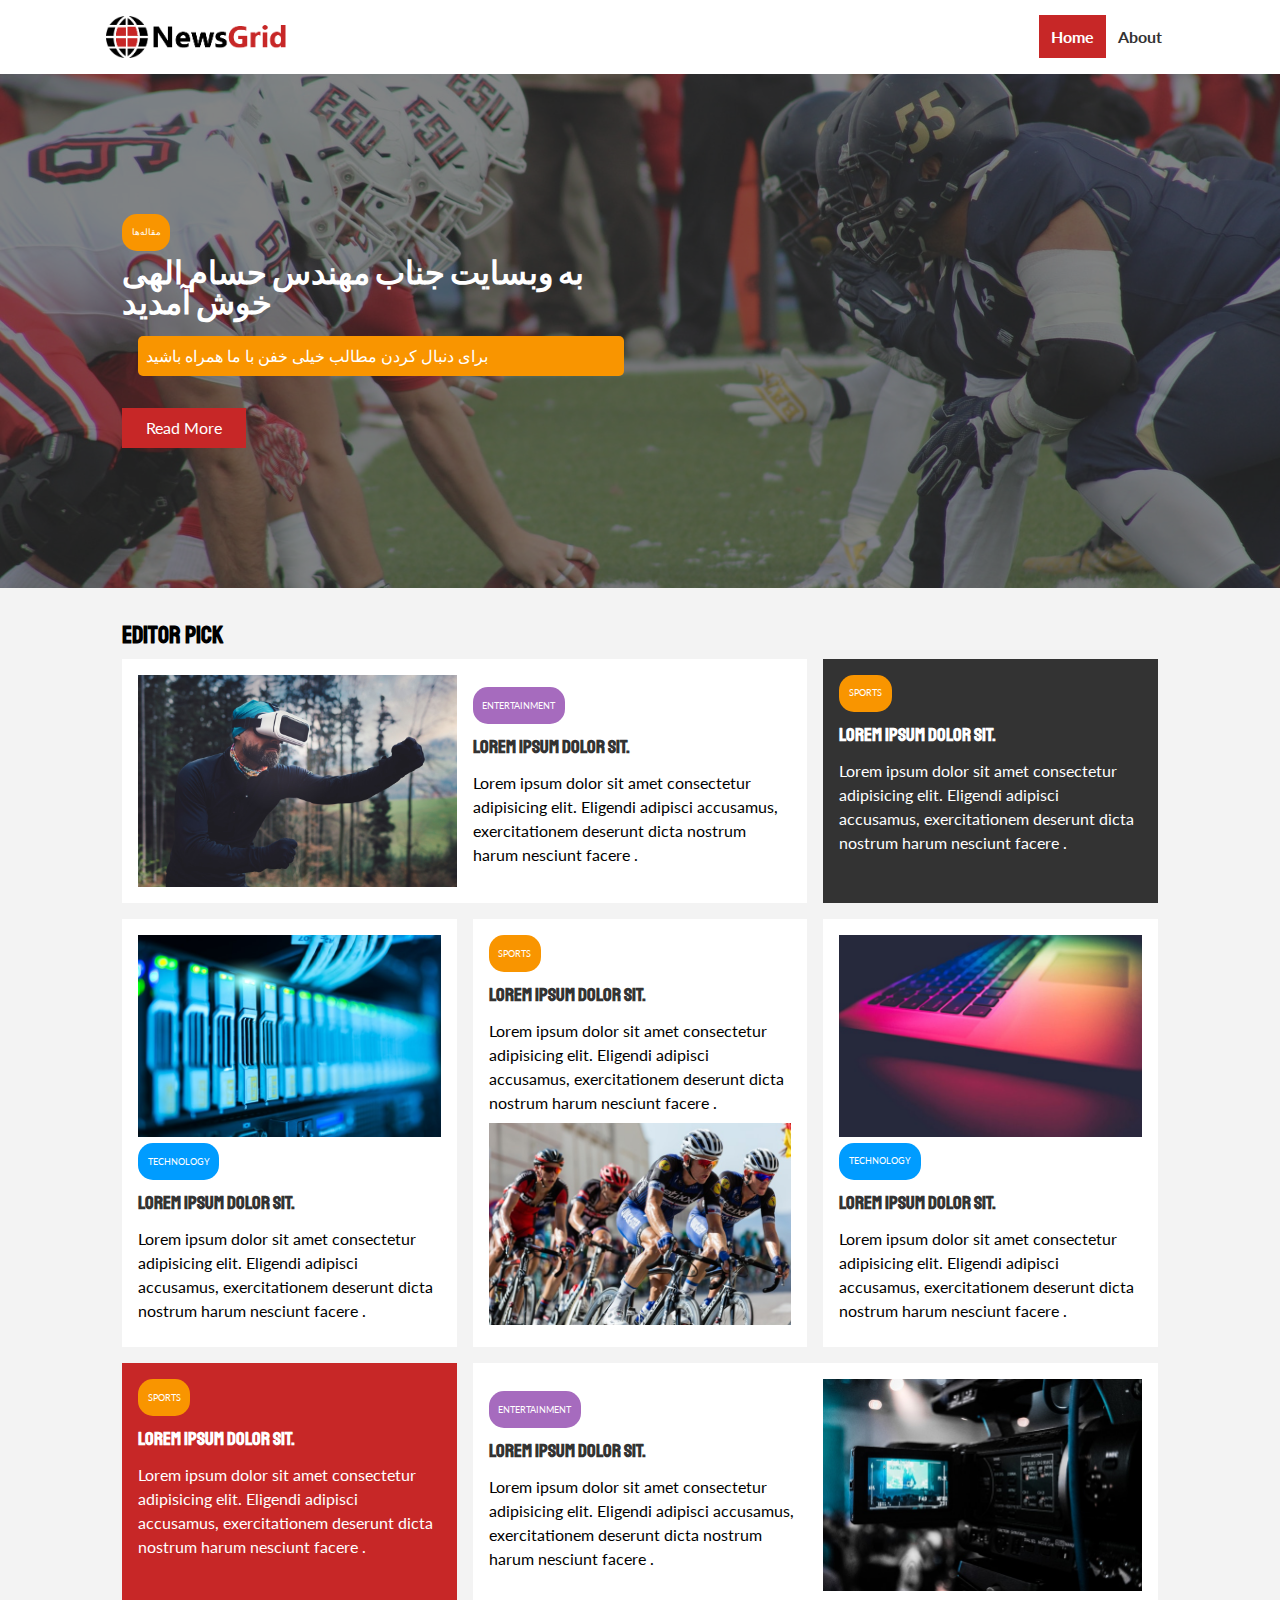
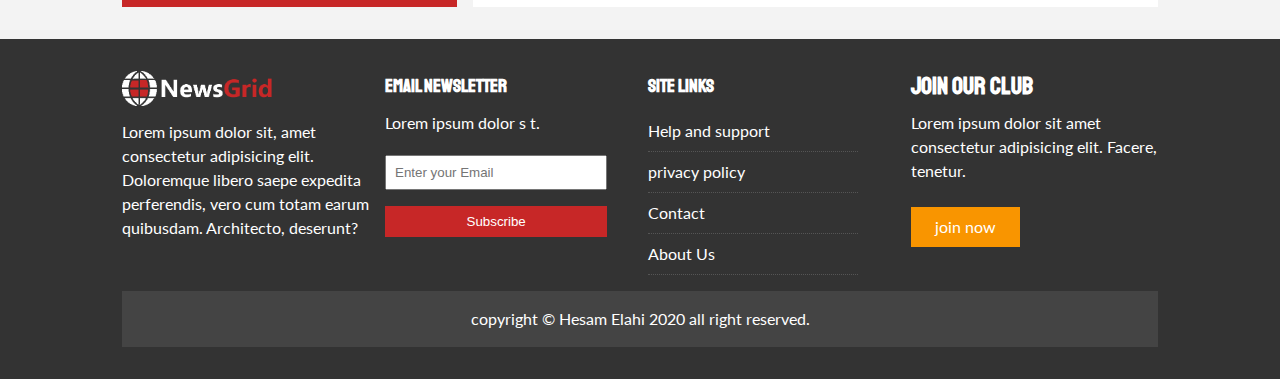
<file: index.html>
<!DOCTYPE html>
<html lang="en">
<head>
    <meta charset="UTF-8">
    <meta name="viewport" content="width=device-width, initial-scale=1.0">
    <link rel="stylesheet" href="https://use.fontawesome.com/releases/v5.6.1/css/all.css" integrity="sha384-gfdkjb5BdAXd+lj+gudLWI+BXq4IuLW5IT+brZEZsLFm++aCMlF1V92rMkPaX4PP" crossorigin="anonymous">
    <link href="https://fonts.googleapis.com/css?family=Lato|Staatliches" rel="stylesheet">
    <link rel="stylesheet" href="css/style.css">
    <link rel="stylesheet" media="screen and (max-width: 768px)" href="css/mobile.css">
    <link rel="shortcut icon" type="image/x-icon" href="favicon.ico">

    <title>NewsGrid | Latest News</title>
</head> 
<body>
    <nav id="main-nav">
        <div class="container">
            <img src="img/logo.png" alt="NewsGrid" class="logo">
            <div class="social">
                <a href="https://facebook.com" target="_blank"><i class="fab fa-facebook fa-2x"></i></a>
                <a href="https://twitter.com" target="_blank"><i class="fab fa-twitter fa-2x"></i></a>
                <a href="https://instagramcom" target="_blank"><i class="fab fa-instagram fa-2x"></i></a>
                <a href="https://Youtube.com" target="_blank"><i class="fab fa-youtube fa-2x"></i></a>
            </div>
            <ul>
             <li><a class="current" href="index.html">Home</a></li>
             <li><a href="about.html">About</a></li>
            </ul>
        </div>
    </nav>


    <!-- Showcase -->
    <header id="showcase">
      <div class="container">
        <div class="showcase-container">
          <div class="showcase-content">
            <div class="category category-sports">مقاله‌ها</div>
             <h1>به وبسایت جناب مهندس حسام الهی خوش آمدید</h1>
             <p>برای دنبال کردن مطالب خیلی خفن با ما همراه باشید</p>
             <a href="article.html" class="btn btn-primary"><div class="readmore">Read More</div></a>
             </div>
            </div>
        </div>
    </header>



    <!-- Home articles -->

    <section id="home-articles" class="py-2">
        <div class="container">
            <h2>Editor Pick</h2>
            <div class="articles-container">
                <article class="card">
                    <img src="./img/articles/ent1.jpg" alt="">

                    <div>

                        <div class="category category-ent">Entertainment</div>
                        <h3>
                            <a href="article.html">Lorem ipsum dolor sit.</a>
                        </h3>
                        <p>Lorem ipsum dolor sit amet consectetur adipisicing elit. Eligendi adipisci accusamus, exercitationem deserunt dicta nostrum harum nesciunt facere .</p>
                    </div>
                </article>

                <article class="card bg-dark">
                        <div class="category category-sports">Sports</div>
                        <h3>
                            <a href="article2.html">Lorem ipsum dolor sit.</a>
                        </h3>
                        <p>Lorem ipsum dolor sit amet consectetur adipisicing elit. Eligendi adipisci accusamus, exercitationem deserunt dicta nostrum harum nesciunt facere .</p>
                </article>


                <article class="card">
                    <img src="./img/articles/tech1.jpg" alt="">
                    <div class="category category-tech">Technology</div>
                    <h3>
                        <a href="article.html">Lorem ipsum dolor sit.</a>
                    </h3>
                    <p>Lorem ipsum dolor sit amet consectetur adipisicing elit. Eligendi adipisci accusamus, exercitationem deserunt dicta nostrum harum nesciunt facere .</p>
            </article>
            <article class="card">
                <div class="category category-sports">Sports</div>
                <h3>
                    <a href="article.html">Lorem ipsum dolor sit.</a>
                </h3>
                <p>Lorem ipsum dolor sit amet consectetur adipisicing elit. Eligendi adipisci accusamus, exercitationem deserunt dicta nostrum harum nesciunt facere .</p>
                <img src="./img/articles/sports1.jpg" alt="">

        </article>

        <article class="card">
            <img src="./img/articles/tech2.jpg" alt="">
            <div class="category category-tech">Technology</div>
            <h3>
                <a href="article.html">Lorem ipsum dolor sit.</a>
            </h3>
            <p>Lorem ipsum dolor sit amet consectetur adipisicing elit. Eligendi adipisci accusamus, exercitationem deserunt dicta nostrum harum nesciunt facere .</p>
    </article>

    <article class="card bg-primary">
        <div class="category category-sports">Sports</div>
        <h3>
            <a href="article.html">Lorem ipsum dolor sit.</a>
        </h3>
        <p>Lorem ipsum dolor sit amet consectetur adipisicing elit. Eligendi adipisci accusamus, exercitationem deserunt dicta nostrum harum nesciunt facere .</p>
</article>

<article class="card">
    <div>
        <div class="category category-ent">Entertainment</div>
        <h3>
            <a href="article.html">Lorem ipsum dolor sit.</a>
        </h3>
        <p>Lorem ipsum dolor sit amet consectetur adipisicing elit. Eligendi adipisci accusamus, exercitationem deserunt dicta nostrum harum nesciunt facere .</p>
    </div>
    <img src="./img/articles/ent2.jpg" alt="">

</article>
            </div>
        </div>
    </section>


    <!-- Footer -->
    <footer id="main-footer" class="py-2">
        <div class="container footer-container">

            <div>
                <img src="./img/logo_light.png" alt="NewsGrid">
                <p>Lorem ipsum dolor sit, amet consectetur adipisicing elit. Doloremque libero saepe expedita perferendis, vero cum totam earum quibusdam. Architecto, deserunt?</p>
            </div>
            <div>
                <h3>Email NewsLetter</h3>
                <p>Lorem ipsum dolor s t.</p>
                <form name="contact" method="POST" data-netlify="true">
                    <input type="email" name="email" placeholder="Enter your Email">
                    <input type="submit" value="Subscribe" class="btn btn-primary">
                </form>
            </div>
            <div>
                <h3>site links</h3>
                <ul class="list">
                    <li><a href="#">Help and support</a></li>
                    <li><a href="#">privacy policy</a></li>
                    <li><a href="#">Contact</a></li>
                    <li><a href="#">About Us</a></li>

                </ul>
            </div>
            <div>
                <h2>Join our club</h2>
                <p>Lorem ipsum dolor sit amet consectetur adipisicing elit. Facere, tenetur.</p>
                <a href="#" class="btn btn-secondary">join now</a>
            </div>
            <div>
                <p>

                    copyright &copy; Hesam Elahi 2020 all right reserved.
                </p>
            </div>
        </div>

    </footer>

</body>
</html>
</file>
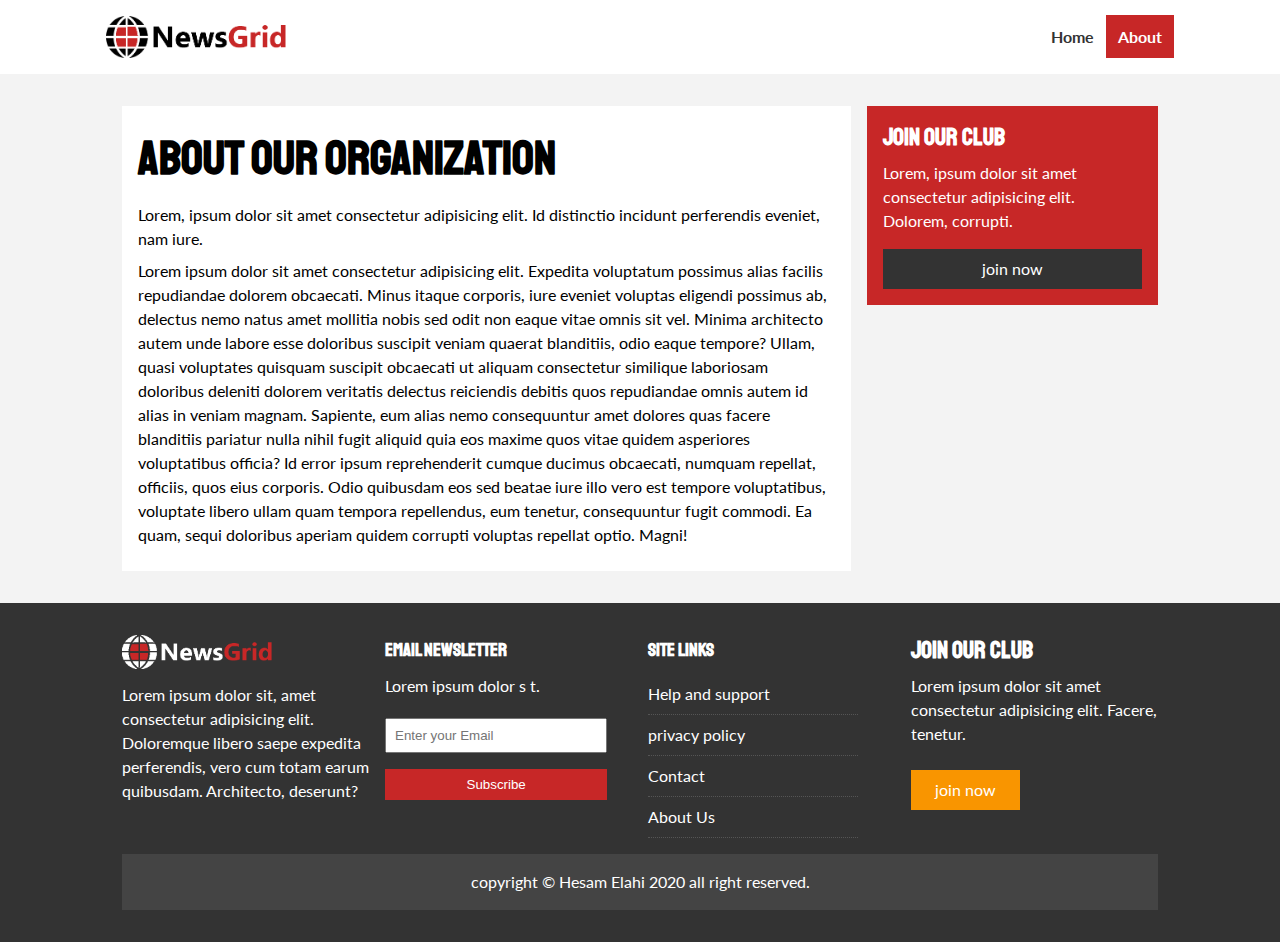
<file: about.html>
<!DOCTYPE html>
<html lang="en">
<head>
    <meta charset="UTF-8">
    <meta name="viewport" content="width=device-width, initial-scale=1.0">
    <link rel="stylesheet" href="https://use.fontawesome.com/releases/v5.6.1/css/all.css" integrity="sha384-gfdkjb5BdAXd+lj+gudLWI+BXq4IuLW5IT+brZEZsLFm++aCMlF1V92rMkPaX4PP" crossorigin="anonymous">
    <link href="https://fonts.googleapis.com/css?family=Lato|Staatliches" rel="stylesheet">
    <link rel="stylesheet" href="css/style.css">
    <link rel="stylesheet" media="screen and (max-width: 768px)" href="css/mobile.css">
    <link rel="shortcut icon" type="image/x-icon" href="favicon.ico">

    <title>NewsGrid | About</title>
</head> 
<body>
    <nav id="main-nav">
        <div class="container">
            <img src="img/logo.png" alt="NewsGrid" class="logo">
            <div class="social">
                <a href="https://facebook.com" target="_blank"><i class="fab fa-facebook fa-2x"></i></a>
                <a href="https://twitter.com" target="_blank"><i class="fab fa-twitter fa-2x"></i></a>
                <a href="https://instagramcom" target="_blank"><i class="fab fa-instagram fa-2x"></i></a>
                <a href="https://Youtube.com" target="_blank"><i class="fab fa-youtube fa-2x"></i></a>
            </div>
            <ul>
             <li><a  href="index.html">Home</a></li>
             <li><a class="current" href="about.html">About</a></li>
            </ul>
        </div>
    </nav>

    <section id="about">
        <div class="container">
            <div class="page-container">
                <article class="card">
                    <h1 class="l-heading">about our organization</h1>
                    <p>Lorem, ipsum dolor sit amet consectetur adipisicing elit. Id distinctio incidunt perferendis eveniet, nam iure.</p>
                    <p>Lorem ipsum dolor sit amet consectetur adipisicing elit. Expedita voluptatum possimus alias facilis repudiandae dolorem obcaecati. Minus itaque corporis, iure eveniet voluptas eligendi possimus ab, delectus nemo natus amet mollitia nobis sed odit non eaque vitae omnis sit vel. Minima architecto autem unde labore esse doloribus suscipit veniam quaerat blanditiis, odio eaque tempore? Ullam, quasi voluptates quisquam suscipit obcaecati ut aliquam consectetur similique laboriosam doloribus deleniti dolorem veritatis delectus reiciendis debitis quos repudiandae omnis autem id alias in veniam magnam. Sapiente, eum alias nemo consequuntur amet dolores quas facere blanditiis pariatur nulla nihil fugit aliquid quia eos maxime quos vitae quidem asperiores voluptatibus officia? Id error ipsum reprehenderit cumque ducimus obcaecati, numquam repellat, officiis, quos eius corporis. Odio quibusdam eos sed beatae iure illo vero est tempore voluptatibus, voluptate libero ullam quam tempora repellendus, eum tenetur, consequuntur fugit commodi. Ea quam, sequi doloribus aperiam quidem corrupti voluptas repellat optio. Magni!</p>
                </article>

                
                        <aside class="card bg-primary">
                            <h2>Join our club</h2>
                            <p>Lorem, ipsum dolor sit amet consectetur adipisicing elit. Dolorem, corrupti.</p>
                            <a href="#" class="btn btn-dark btn-block">join now</a>
                        </aside>

            </div>
        </div>

    </section>






    <!-- Footer -->
    <footer id="main-footer" class="py-2">
        <div class="container footer-container">

            <div>
                <img src="./img/logo_light.png" alt="NewsGrid">
                <p>Lorem ipsum dolor sit, amet consectetur adipisicing elit. Doloremque libero saepe expedita perferendis, vero cum totam earum quibusdam. Architecto, deserunt?</p>
            </div>
            <div>
                <h3>Email NewsLetter</h3>
                <p>Lorem ipsum dolor s t.</p>
                <form name="contact" method="POST" data-netlify="true">
                    <input type="email" name="email" placeholder="Enter your Email">
                    <input type="submit" value="Subscribe" class="btn btn-primary">
                </form>
            </div>
            <div>
                <h3>site links</h3>
                <ul class="list">
                    <li><a href="#">Help and support</a></li>
                    <li><a href="#">privacy policy</a></li>
                    <li><a href="#">Contact</a></li>
                    <li><a href="#">About Us</a></li>

                </ul>
            </div>
            <div>
                <h2>Join our club</h2>
                <p>Lorem ipsum dolor sit amet consectetur adipisicing elit. Facere, tenetur.</p>
                <a href="#" class="btn btn-secondary">join now</a>
            </div>
            <div>
                <p>

                    copyright &copy; Hesam Elahi 2020 all right reserved.
                </p>
            </div>
        </div>

    </footer>

</body>
</html>
</file>
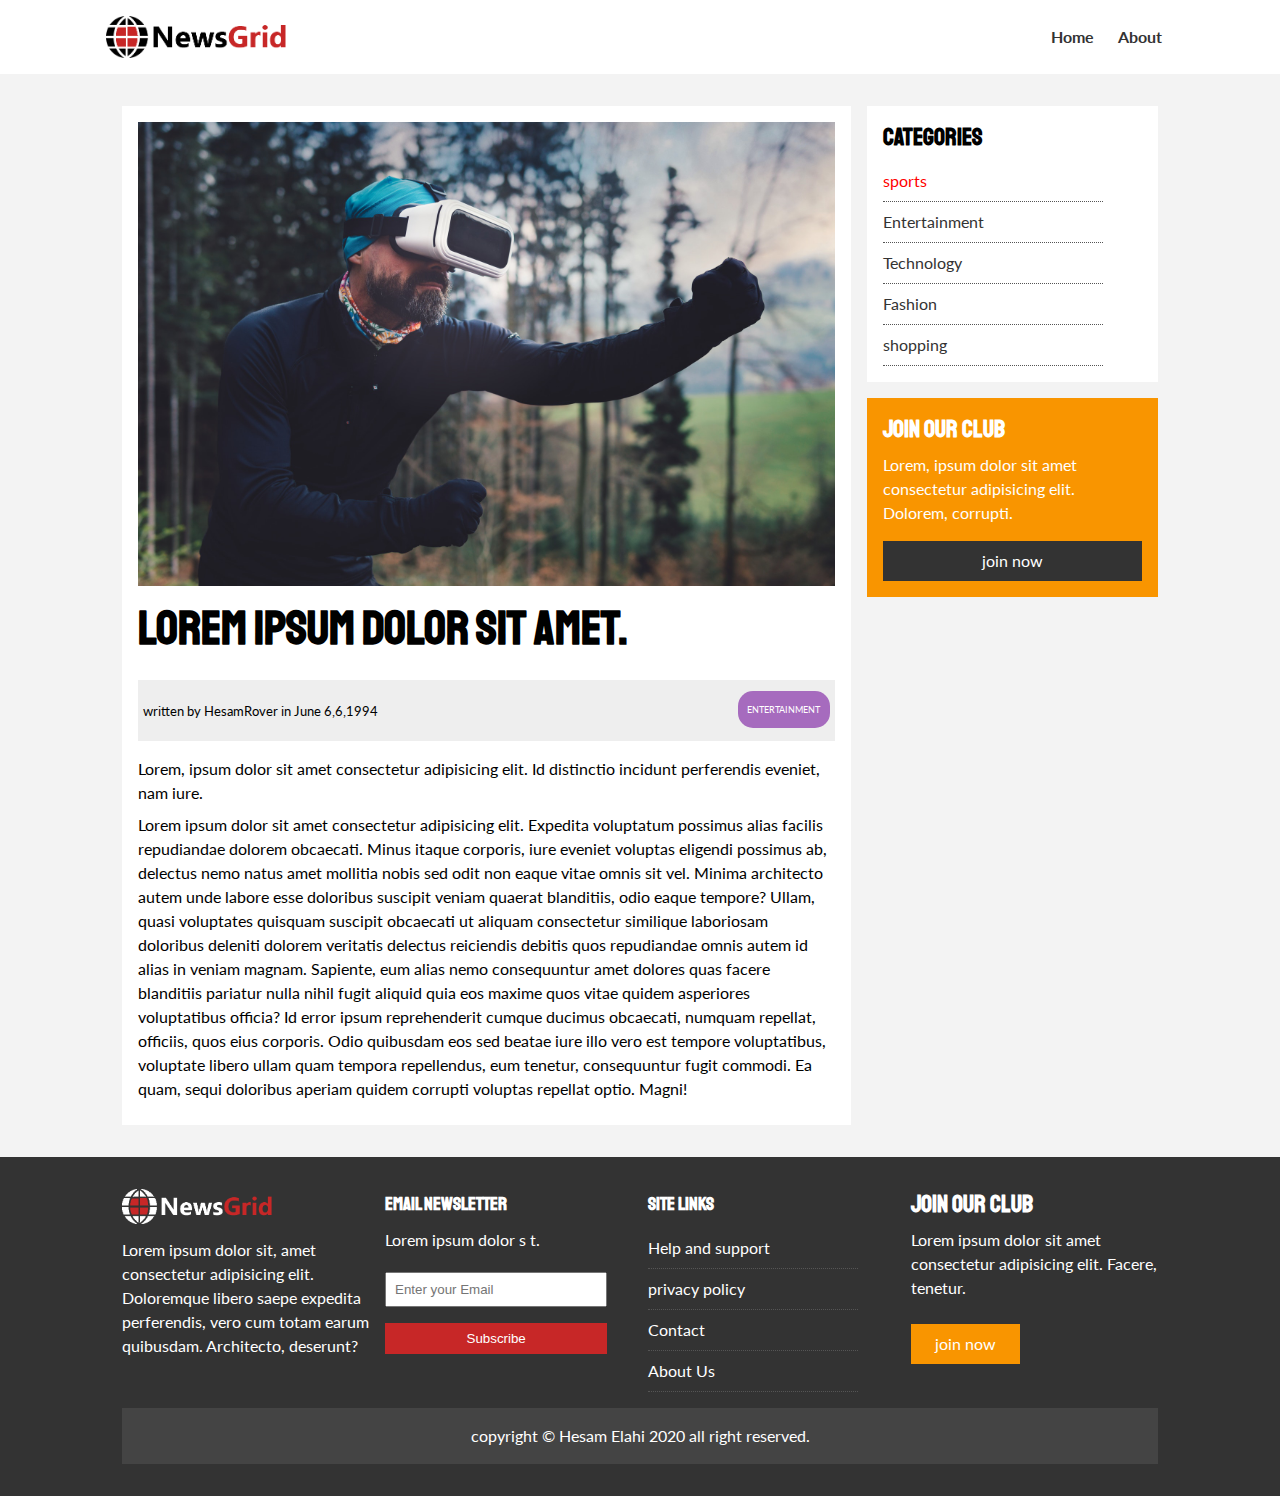
<file: article.html>
<!DOCTYPE html>
<html lang="en">
<head>
    <meta charset="UTF-8">
    <meta name="viewport" content="width=device-width, initial-scale=1.0">
    <link rel="stylesheet" href="https://use.fontawesome.com/releases/v5.6.1/css/all.css" integrity="sha384-gfdkjb5BdAXd+lj+gudLWI+BXq4IuLW5IT+brZEZsLFm++aCMlF1V92rMkPaX4PP" crossorigin="anonymous">
    <link href="https://fonts.googleapis.com/css?family=Lato|Staatliches" rel="stylesheet">
    <link rel="stylesheet" href="css/style.css">
    <link rel="stylesheet" media="screen and (max-width: 768px)" href="css/mobile.css">
    <link rel="shortcut icon" type="image/x-icon" href="favicon.ico">

    <title>NewsGrid | Latest News</title>
</head> 
<body>
    <nav id="main-nav">
        <div class="container">
            <img src="img/logo.png" alt="NewsGrid" class="logo">
            <div class="social">
                <a href="https://facebook.com" target="_blank"><i class="fab fa-facebook fa-2x"></i></a>
                <a href="https://twitter.com" target="_blank"><i class="fab fa-twitter fa-2x"></i></a>
                <a href="https://instagramcom" target="_blank"><i class="fab fa-instagram fa-2x"></i></a>
                <a href="https://Youtube.com" target="_blank"><i class="fab fa-youtube fa-2x"></i></a>
            </div>
            <ul>
             <li><a  href="index.html">Home</a></li>
             <li><a  href="about.html">About</a></li>
            </ul>
        </div>
    </nav>

    <section id="article">
        <div class="container">
            <div class="page-container">
                <article class="card">
                    <img src="img/articles/ent1.jpg" alt="">
                    <h1 class="l-heading">Lorem ipsum dolor sit amet.</h1>
                    <div class="meta">
                        <small>
                            <i class="fas fa-user"></i> written by HesamRover in June 6,6,1994
                        </small>
                        <div class="category category-ent">Entertainment</div>
                    </div>
                    <p>Lorem, ipsum dolor sit amet consectetur adipisicing elit. Id distinctio incidunt perferendis eveniet, nam iure.</p>
                    <p>Lorem ipsum dolor sit amet consectetur adipisicing elit. Expedita voluptatum possimus alias facilis repudiandae dolorem obcaecati. Minus itaque corporis, iure eveniet voluptas eligendi possimus ab, delectus nemo natus amet mollitia nobis sed odit non eaque vitae omnis sit vel. Minima architecto autem unde labore esse doloribus suscipit veniam quaerat blanditiis, odio eaque tempore? Ullam, quasi voluptates quisquam suscipit obcaecati ut aliquam consectetur similique laboriosam doloribus deleniti dolorem veritatis delectus reiciendis debitis quos repudiandae omnis autem id alias in veniam magnam. Sapiente, eum alias nemo consequuntur amet dolores quas facere blanditiis pariatur nulla nihil fugit aliquid quia eos maxime quos vitae quidem asperiores voluptatibus officia? Id error ipsum reprehenderit cumque ducimus obcaecati, numquam repellat, officiis, quos eius corporis. Odio quibusdam eos sed beatae iure illo vero est tempore voluptatibus, voluptate libero ullam quam tempora repellendus, eum tenetur, consequuntur fugit commodi. Ea quam, sequi doloribus aperiam quidem corrupti voluptas repellat optio. Magni!</p>
                </article>

                <aside id="category" class="card">
                    <h2>categories</h2>
                    <ul class="list">
                        <li><a class="currentlink" href="#"><i class="fas fa-chevron-right"></i> sports</a></li>
                        <li><a href="#"><i class="fas fa-chevron-right"></i>  Entertainment</a></li>
                        <li><a href="#"><i class="fas fa-chevron-right"></i>  Technology</a></li>
                        <li><a href="#"><i class="fas fa-chevron-right"></i>  Fashion</a></li>
                        <li><a href="#"><i class="fas fa-chevron-right"></i>  shopping</a></li>
                    </ul>
                </aside>

                
                        <aside class="card bg-secondary">
                            <h2>Join our club</h2>
                            <p>Lorem, ipsum dolor sit amet consectetur adipisicing elit. Dolorem, corrupti.</p>
                            <a href="#" class="btn btn-dark btn-block">join now</a>
                        </aside>

            </div>
        </div>

    </section>






    <!-- Footer -->
    <footer id="main-footer" class="py-2">
        <div class="container footer-container">

            <div>
                <img src="./img/logo_light.png" alt="NewsGrid">
                <p>Lorem ipsum dolor sit, amet consectetur adipisicing elit. Doloremque libero saepe expedita perferendis, vero cum totam earum quibusdam. Architecto, deserunt?</p>
            </div>
            <div>
                <h3>Email NewsLetter</h3>
                <p>Lorem ipsum dolor s t.</p>
                <form name="contact" method="POST" data-netlify="true">
                    <input type="email" name="email" placeholder="Enter your Email">
                    <input type="submit" value="Subscribe" class="btn btn-primary">
                </form>
            </div>
            <div>
                <h3>site links</h3>
                <ul class="list">
                    <li><a href="#">Help and support</a></li>
                    <li><a href="#">privacy policy</a></li>
                    <li><a href="#">Contact</a></li>
                    <li><a href="#">About Us</a></li>

                </ul>
            </div>
            <div>
                <h2>Join our club</h2>
                <p>Lorem ipsum dolor sit amet consectetur adipisicing elit. Facere, tenetur.</p>
                <a href="#" class="btn btn-secondary">join now</a>
            </div>
            <div>
                <p>

                    copyright &copy; Hesam Elahi 2020 all right reserved.
                </p>
            </div>
        </div>

    </footer>

</body>
</html>
</file>
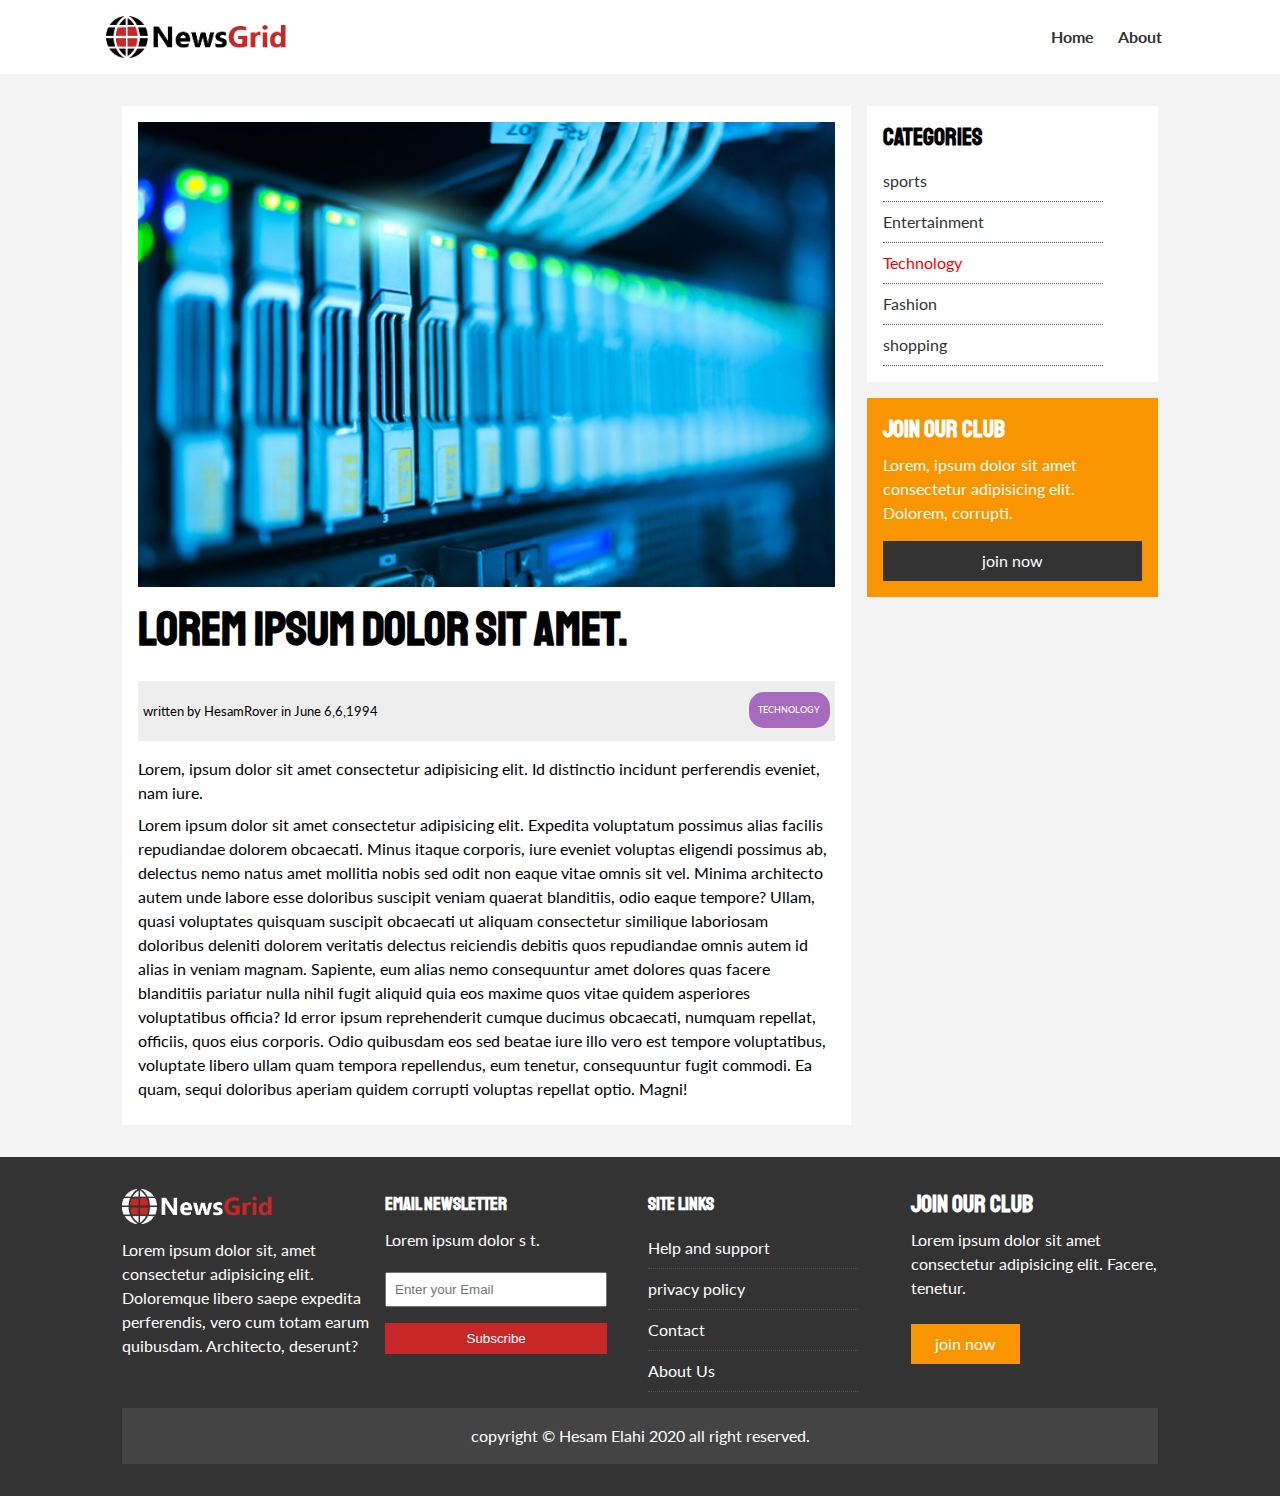
<file: article2.html>
<!DOCTYPE html>
<html lang="en">
<head>
    <meta charset="UTF-8">
    <meta name="viewport" content="width=device-width, initial-scale=1.0">
    <link rel="stylesheet" href="https://use.fontawesome.com/releases/v5.6.1/css/all.css" integrity="sha384-gfdkjb5BdAXd+lj+gudLWI+BXq4IuLW5IT+brZEZsLFm++aCMlF1V92rMkPaX4PP" crossorigin="anonymous">
    <link href="https://fonts.googleapis.com/css?family=Lato|Staatliches" rel="stylesheet">
    <link rel="stylesheet" href="css/style.css">
    <link rel="stylesheet" media="screen and (max-width: 768px)" href="css/mobile.css">
    <link rel="shortcut icon" type="image/x-icon" href="favicon.ico">

    <title>NewsGrid | Latest News</title>
</head> 
<body>
    <nav id="main-nav">
        <div class="container">
            <img src="img/logo.png" alt="NewsGrid" class="logo">
            <div class="social">
                <a href="https://facebook.com" target="_blank"><i class="fab fa-facebook fa-2x"></i></a>
                <a href="https://twitter.com" target="_blank"><i class="fab fa-twitter fa-2x"></i></a>
                <a href="https://instagramcom" target="_blank"><i class="fab fa-instagram fa-2x"></i></a>
                <a href="https://Youtube.com" target="_blank"><i class="fab fa-youtube fa-2x"></i></a>
            </div>
            <ul>
             <li><a  href="index.html">Home</a></li>
             <li><a  href="about.html">About</a></li>
            </ul>
        </div>
    </nav>

    <section id="article">
        <div class="container">
            <div class="page-container">
                <article class="card">
                    <img src="./img/articles/tech1.jpg" alt="">
                    <h1 class="l-heading">Lorem ipsum dolor sit amet.</h1>
                    <div class="meta">
                        <small>
                            <i class="fas fa-user"></i> written by HesamRover in June 6,6,1994
                        </small>
                        <div class="category category-ent">Technology</div>
                    </div>
                    <p>Lorem, ipsum dolor sit amet consectetur adipisicing elit. Id distinctio incidunt perferendis eveniet, nam iure.</p>
                    <p>Lorem ipsum dolor sit amet consectetur adipisicing elit. Expedita voluptatum possimus alias facilis repudiandae dolorem obcaecati. Minus itaque corporis, iure eveniet voluptas eligendi possimus ab, delectus nemo natus amet mollitia nobis sed odit non eaque vitae omnis sit vel. Minima architecto autem unde labore esse doloribus suscipit veniam quaerat blanditiis, odio eaque tempore? Ullam, quasi voluptates quisquam suscipit obcaecati ut aliquam consectetur similique laboriosam doloribus deleniti dolorem veritatis delectus reiciendis debitis quos repudiandae omnis autem id alias in veniam magnam. Sapiente, eum alias nemo consequuntur amet dolores quas facere blanditiis pariatur nulla nihil fugit aliquid quia eos maxime quos vitae quidem asperiores voluptatibus officia? Id error ipsum reprehenderit cumque ducimus obcaecati, numquam repellat, officiis, quos eius corporis. Odio quibusdam eos sed beatae iure illo vero est tempore voluptatibus, voluptate libero ullam quam tempora repellendus, eum tenetur, consequuntur fugit commodi. Ea quam, sequi doloribus aperiam quidem corrupti voluptas repellat optio. Magni!</p>
                </article>

                <aside id="category" class="card">
                    <h2>categories</h2>
                    <ul class="list">
                        <li><a href="#"><i class="fas fa-chevron-right"></i> sports</a></li>
                        <li><a href="#"><i class="fas fa-chevron-right"></i> Entertainment</a></li>
                        <li><a class="currentlink" href="#"><i class="fas fa-chevron-right"></i> Technology</a></li>
                        <li><a href="#"><i class="fas fa-chevron-right"></i> Fashion</a></li>
                        <li><a href="#"><i class="fas fa-chevron-right"></i> shopping</a></li>
                    </ul>
                </aside>

                
                        <aside class="card bg-secondary">
                            <h2>Join our club</h2>
                            <p>Lorem, ipsum dolor sit amet consectetur adipisicing elit. Dolorem, corrupti.</p>
                            <a href="#" class="btn btn-dark btn-block">join now</a>
                        </aside>

            </div>
        </div>

    </section>






    <!-- Footer -->
    <footer id="main-footer" class="py-2">
        <div class="container footer-container">

            <div>
                <img src="./img/logo_light.png" alt="NewsGrid">
                <p>Lorem ipsum dolor sit, amet consectetur adipisicing elit. Doloremque libero saepe expedita perferendis, vero cum totam earum quibusdam. Architecto, deserunt?</p>
            </div>
            <div>
                <h3>Email NewsLetter</h3>
                <p>Lorem ipsum dolor s t.</p>
                <form name="contact" method="POST" data-netlify="true">
                    <input type="email" name="email" placeholder="Enter your Email">
                    <input type="submit" value="Subscribe" class="btn btn-primary">
                </form>
            </div>
            <div>
                <h3>site links</h3>
                <ul class="list">
                    <li><a href="#">Help and support</a></li>
                    <li><a href="#">privacy policy</a></li>
                    <li><a href="#">Contact</a></li>
                    <li><a href="#">About Us</a></li>

                </ul>
            </div>
            <div>
                <h2>Join our club</h2>
                <p>Lorem ipsum dolor sit amet consectetur adipisicing elit. Facere, tenetur.</p>
                <a href="#" class="btn btn-secondary">join now</a>
            </div>
            <div>
                <p>

                    copyright &copy; Hesam Elahi 2020 all right reserved.
                </p>
            </div>
        </div>

    </footer>

</body>
</html>
</file>
<file: css/style.css>
:root{
    --primary-color: #c72727;
    --secondary-color:#f99500;
    --lite-color: #f3f3f3;
    --dark-color: #333;
    --max-width: 1100px;
}

.category{
    --sports-color: #f99500;
    --ent-color: #a66bbe;
    --tech-color: #009cff;
}



*{
    margin: 0;
    padding: 0;
    box-sizing: border-box;
}

body{
    font-family: 'Lato', sans-serif; 
    line-height: 1.5rem;
    background: var(--lite-color);

}

p{
    margin: .5rem 0;
}

a{
    text-decoration: none;
    color: var(--dark-color);
}

ul{
    list-style: none;
     
}

img{
    width: 100%; 
}

h1,h2,h3,h4,h5,h6{
    font-family: 'Staatliches',cursive ;
    margin-bottom: .55rem;
    line-height: 1.9rem;
}


/* Utility */
.container{
    max-width: var(--max-width);
    margin: auto;
    padding: 0 2rem;
    overflow: hidden;
}


.category {
    display: inline-block;  
    color: #fff;
    font-size: .55rem;
    text-transform: uppercase;
    padding: 0.4rem 0.6rem;
    border-radius: 15px;
    margin-bottom: 0.5rem;
  }

  .category-sports{background: var(--sports-color);}
  .category-ent{background: var(--ent-color);}
  .category-tech{background: var(--tech-color);}





.btn{
    background: var(--dark-color);
    border: none;
    display: inline-block;
    color: #fff;
    padding: .5rem 1.5rem;
    margin-top: 1rem;
    transition: all .2s ease-in-out;

}

.btn-light{background: var(--lite-color);}
.btn-primary{background: var(--primary-color);}
.btn-secondary{background: var(--secondary-color);}

.btn-block{
    display: block;
    text-align: center;
    width: 100%;
}
.btn-primary:hover{
    background: rgba(161, 36, 27, 0.4);

}

.btn-secondary:hover{
    background: rgba(3, 13, 43, 0.7);

}


.list a.currentlink{
    color: red;
}


/* Inner page grid container */
.page-container{
    display: grid;
    grid-template-columns: 5fr 2fr;
    grid-gap: 1rem;
    margin: 2rem 0;
}

.page-container > *:first-child{
    grid-row: 1 / span 3;
}



/* Navigation */
#main-nav{
    background: #fff;
    position: sticky;
    top: 0;
    z-index: 2;
}

#main-nav .container{
    display: grid;
    grid-template-columns:6fr 3fr 2fr ;
    padding: 1rem;
    align-items: center;
}

#main-nav .logo{
    width: 180px;
}

#main-nav ul{
    justify-self: end;
    display: flex;
}

#main-nav ul li a{
    padding: .75rem;
    font-weight: bolder;
}

#main-nav ul li a.current{
    background: var(--primary-color);
    color: #fff;
}

#main-nav ul li a:hover{
    background: var(--lite-color);
    color: var(--dark-color);
}


#main-nav .social{
    justify-self: center;
}

#main-nav .social i{

    color: #777;
    margin-right: .5rem;
}





/* Showcase */
#showcase{
    color: #fff;
    padding: 2rem;
    background: #333;
    position: relative;
}

#showcase::before{
    content: '';
    background: url('../img/featured.jpg') no-repeat center center/cover;
    position: absolute;
    top: 0;
    left: 0;
    width: 100%;
    height: 100%;
    opacity: 0.4;
}

#showcase .showcase-container{
    display: grid;
    grid-template-columns: repeat(2, 1fr);
    justify-content: center;
    align-items: center;
    height: 50vh;
}

#showcase .showcase-content{
    z-index: 1;
}

#showcase .showcase-content p{
    font-size: 1rem;
    color: #fff;
    background: var(--secondary-color);
    padding: .5rem;
    border-radius: 5px;
    margin: 1rem;
}




 .bg-dark {
    color: #fff;
    background: var(--dark-color) !important; 
    
 }

 .bg-primary{
     color: #fff;
     background: var(--primary-color) !important ;
 }

 .bg-secondary{
     color: #fff;
     background: var(--secondary-color) !important;
 }

.card{
padding: 1rem;
background: #fff;
}



.py-1{
    padding: 1.5rem 0;
}

.py-2{
    padding: 2rem 0;
}

.py-3{
    padding: 3rem 0;
}

.p-1{
    padding: 1.5rem ;
}

.p-2{
    padding: 2rem ;
}

.p-3{
    padding: 3rem ;
}



.list li{

    padding: .5rem 0;
    border-bottom: 1px dotted #555;
    width: 85%;

}

/* Home Articles */
#home-articles .articles-container{
display: grid;
grid-template-columns: repeat(3,1fr);
grid-gap: 1rem;
}

#home-articles .articles-container > *:first-child{
    display: grid;
    grid-template-columns: repeat(2,1fr);
    grid-gap: 1rem;
    grid-column: 1/ span 2;
    align-items: center;
}

#home-articles .articles-container > *:last-child{
    display: grid;
    grid-template-columns: repeat(2,1fr);
    grid-gap: 1rem;
    grid-column: 2/ span 2;
    align-items: center;
}



.bg-dark h1
.bg-dark h2,
.bg-dark h3,
.bg-dark a,
.bg-primary h1,
.bg-primary h2,
.bg-primary h3,
.bg-primary a,
.bg-secondary h1,
.bg-secondary h2,
.bg-secondary h3,
.bg-secondary a{
    color: #fff;
}


.l-heading{
    font-size: 3rem;
    padding: 1rem 0;
    line-height: 2.5rem;
}


#article .meta{
    display: flex;
    justify-content: space-between;
    align-items: center;
    background: #eee;
    padding: .3rem;
    margin: 1rem 0;
}

#article .meta .category{
    margin-top: 0.4rem;
}



/* Footer */
#main-footer{
    background: var(--dark-color);
    color: #fff;
}
#main-footer a{
    color: #fff;
    transition: all .2s ease-in-out;

}
.list li a:hover {
    color: red !important;

}

.footer-container{
    display: grid;
    grid-template-columns: repeat(4,1fr) ;
    grid-gap: 1rem;
    
}


.footer-container img{
    width: 150px;
}

.footer-container > *:last-child{
    background-color: #444;
    grid-column: 1/span 4;
    text-align: center;
    padding: .5rem;
    
    

}


#main-footer .footer-container input[type='email']{
    width: 90%;
    padding: .5rem;
    margin-top: .75rem;
}

#main-footer .footer-container input[type='submit']{
    width: 90%;
}
</file>
<file: css/mobile.css>
/* Navigation */
#main-nav .social{
    display: none;
}

#main-nav .container{
    grid-template-columns: 1fr;
    grid-gap: 1.2rem;
}

#main-nav ul,
#main-nav img{
    justify-self: center;
    margin: .5rem;
}

#main-nav ul li a{
    padding: .40rem;
}

#home-articles .articles-container{
    grid-template-columns: repeat(2,1fr);
}

#home-articles .articles-container > *:first-child,
#home-articles .articles-container > *:last-child{
   grid-template-columns: 1fr;
   grid-column: 1;

}


@media (max-width:600px){
    /* Stack Grid Items */
    #showcase .showcase-container,
    #home-articles .articles-container,
    #main-footer .footer-container{
        grid-template-columns:1fr;

    }

    #main-footer .footer-container > *:last-child{
        grid-column: 1;

    }

    #main-footer .footer-container > :nth-child(1),
    #main-footer .footer-container > :nth-child(2){
        border-bottom: 1px dotted rgb(238, 238, 238);
        padding: 1rem;
        width:95%;
    }


    .page-container{
        grid-template-columns: 1fr;
    }


.page-container > *:first-child{
    grid-row: 1 ;
}

.l-heading{
    font-size: 2rem;
}






}
</file>
